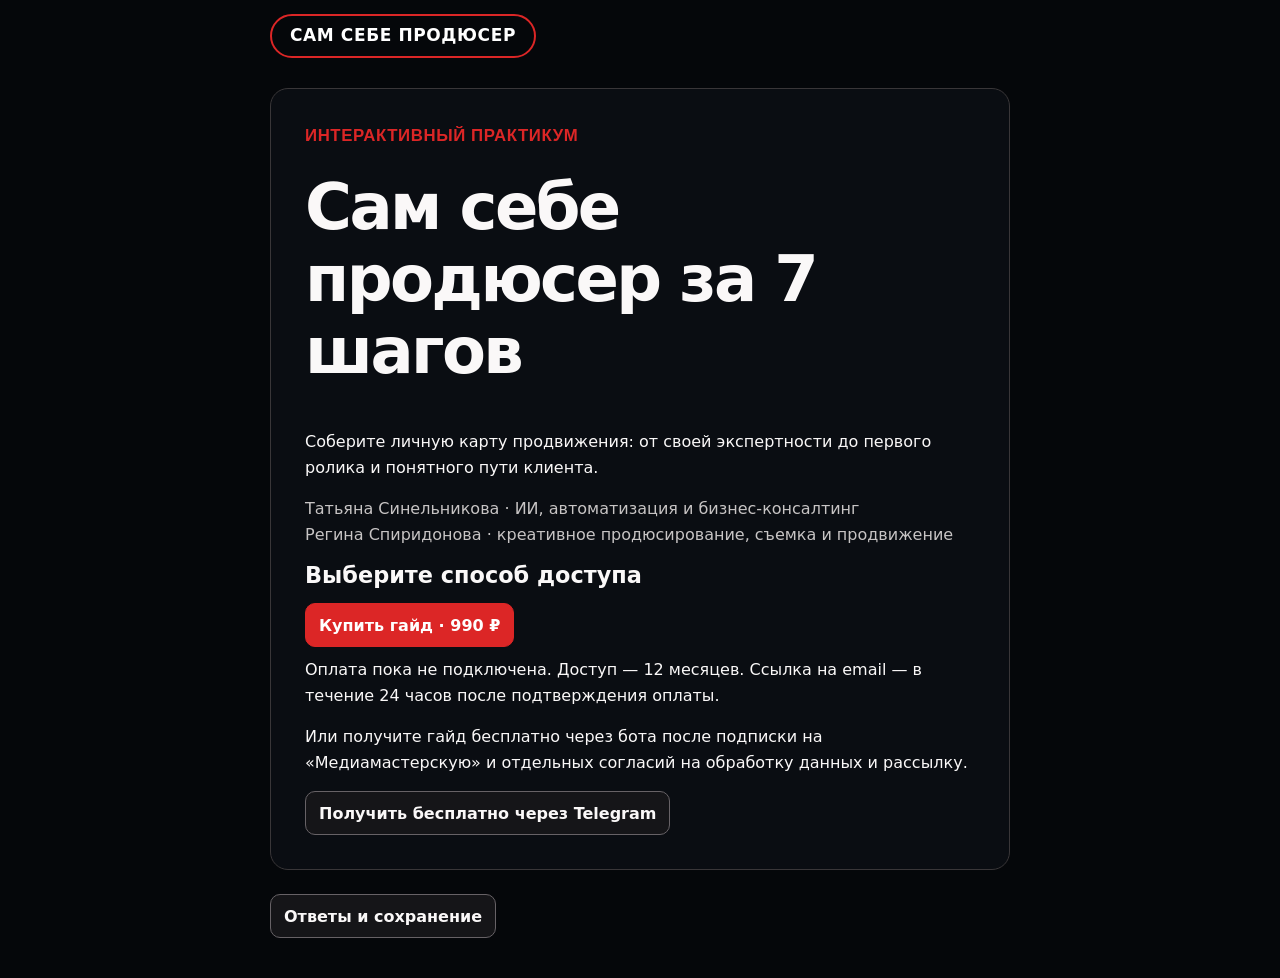
<file: index.html>
<!doctype html>
<html lang="ru">
<meta charset="utf-8">
<meta name="viewport" content="width=device-width, initial-scale=1">
<title>Сам себе продюсер за 7 шагов</title>
<link rel="stylesheet" href="./style.css">
<script type="module" src="./app.js"></script>
<header><button id="home" class="brand">САМ СЕБЕ ПРОДЮСЕР</button><span id="count"></span><progress max="7" value="0" aria-label="Выполненные шаги"></progress></header>
<main id="screen"></main>
<footer><button id="privacy">Ответы и сохранение</button><p id="status" role="status"></p></footer>
<dialog id="settings"><form method="dialog"><h2>Ответы и сохранение</h2><p>Гайд запоминает ответы и отметки в этом браузере, чтобы вы могли продолжить позже. Кнопка ниже удалит их только с этого устройства. Перед удалением можно скачать карту на итоговом экране.</p><label><input type="checkbox" id="analytics"> Разрешаю отправлять источник и события прохождения для статистики</label><p><a id="policy" hidden>Как используются данные</a></p><p><button type="button" id="reset">Удалить ответы с устройства</button></p><button>Готово</button></form></dialog>
</html>
</file>
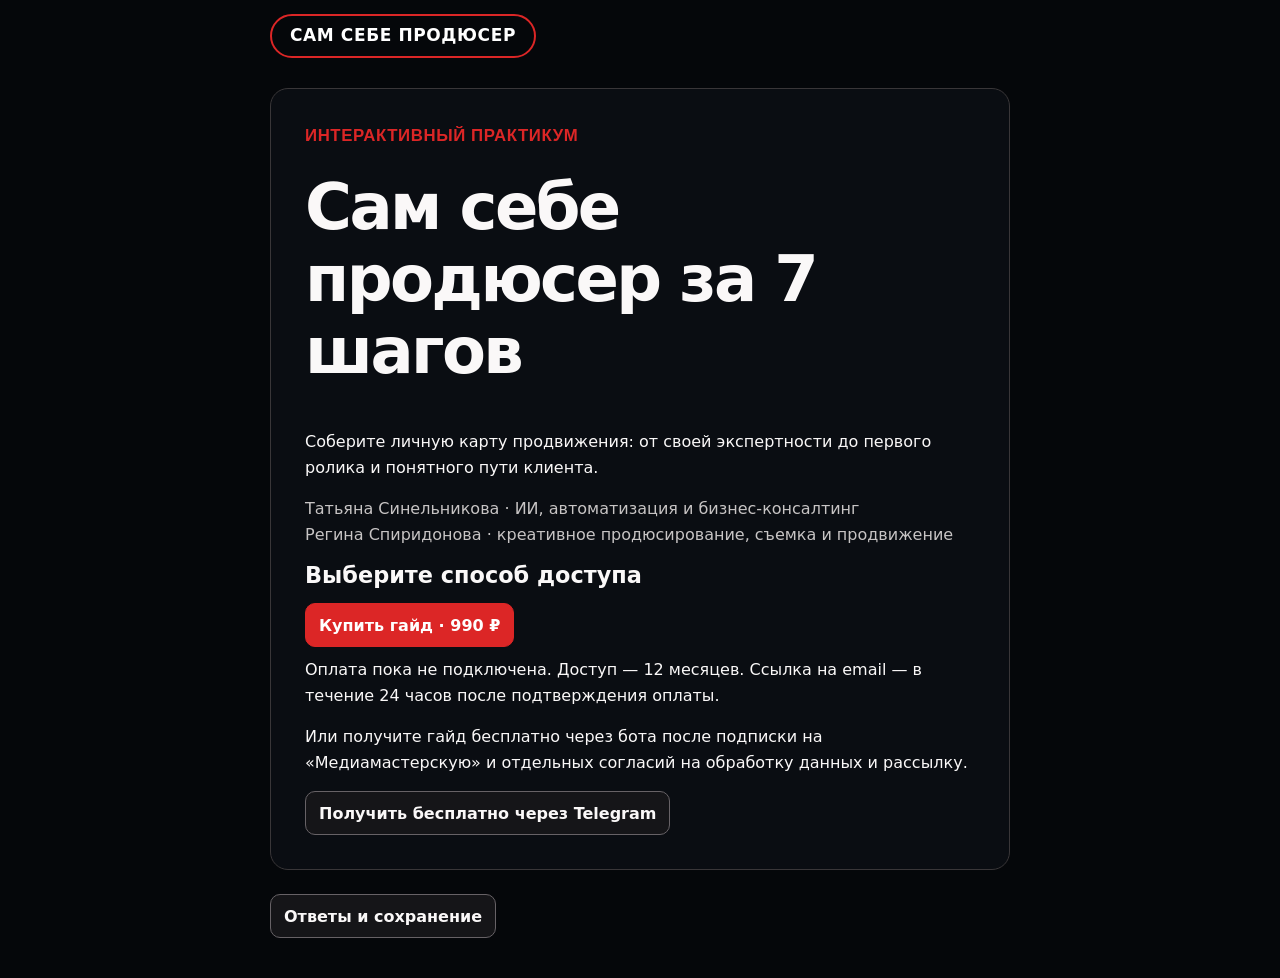
<file: guide/index.html>
<!doctype html>
<html lang="ru">
<meta charset="utf-8">
<meta name="viewport" content="width=device-width, initial-scale=1">
<title>Сам себе продюсер за 7 шагов</title>
<link rel="stylesheet" href="../style.css">
<script type="module" src="../app.js"></script>
<header><button id="home" class="brand">САМ СЕБЕ ПРОДЮСЕР</button><span id="count"></span><progress max="7" value="0" aria-label="Выполненные шаги"></progress></header>
<main id="screen"></main>
<footer><button id="privacy">Ответы и сохранение</button><p id="status" role="status"></p></footer>
<dialog id="settings"><form method="dialog"><h2>Ответы и сохранение</h2><p>Гайд запоминает ответы и отметки в этом браузере, чтобы вы могли продолжить позже. Кнопка ниже удалит их только с этого устройства. Перед удалением можно скачать карту на итоговом экране.</p><label><input type="checkbox" id="analytics"> Разрешаю отправлять источник и события прохождения для статистики</label><p><a id="policy" hidden>Как используются данные</a></p><p><button type="button" id="reset">Удалить ответы с устройства</button></p><button>Готово</button></form></dialog>
</html>
</file>
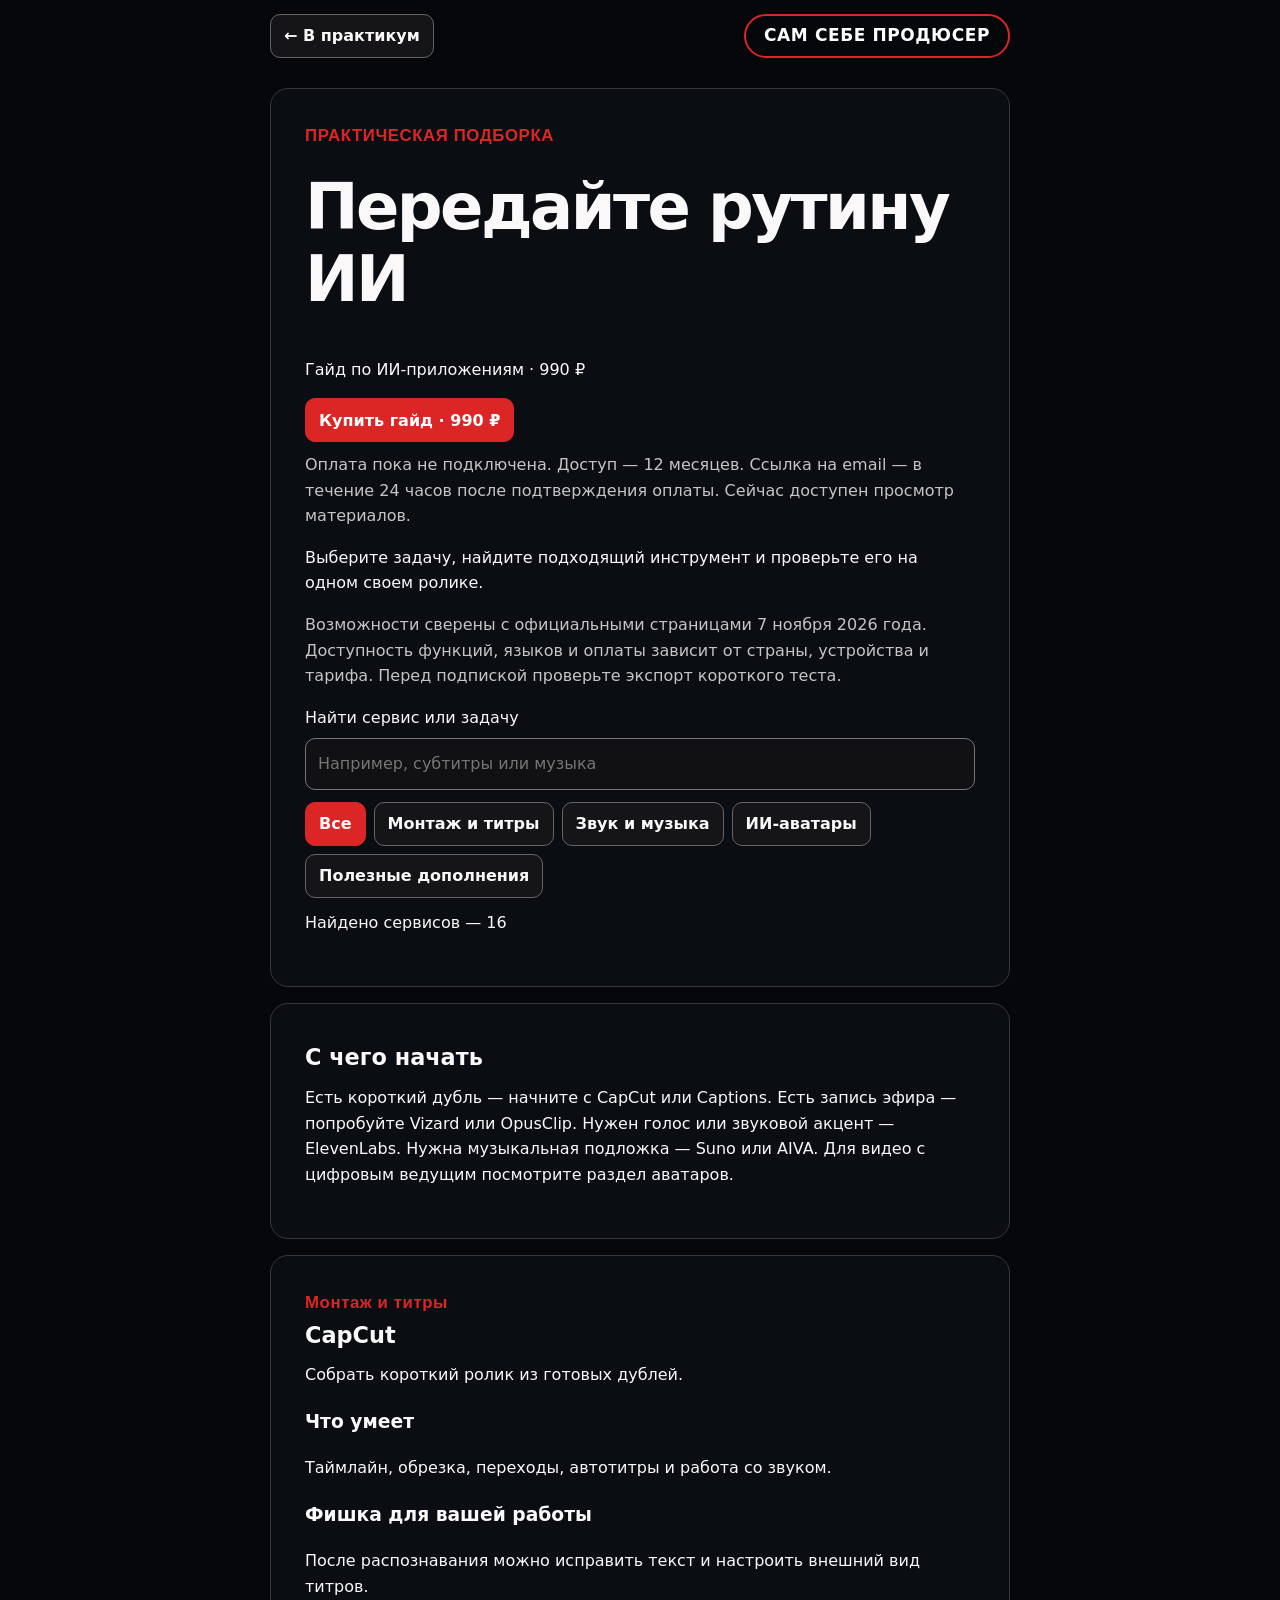
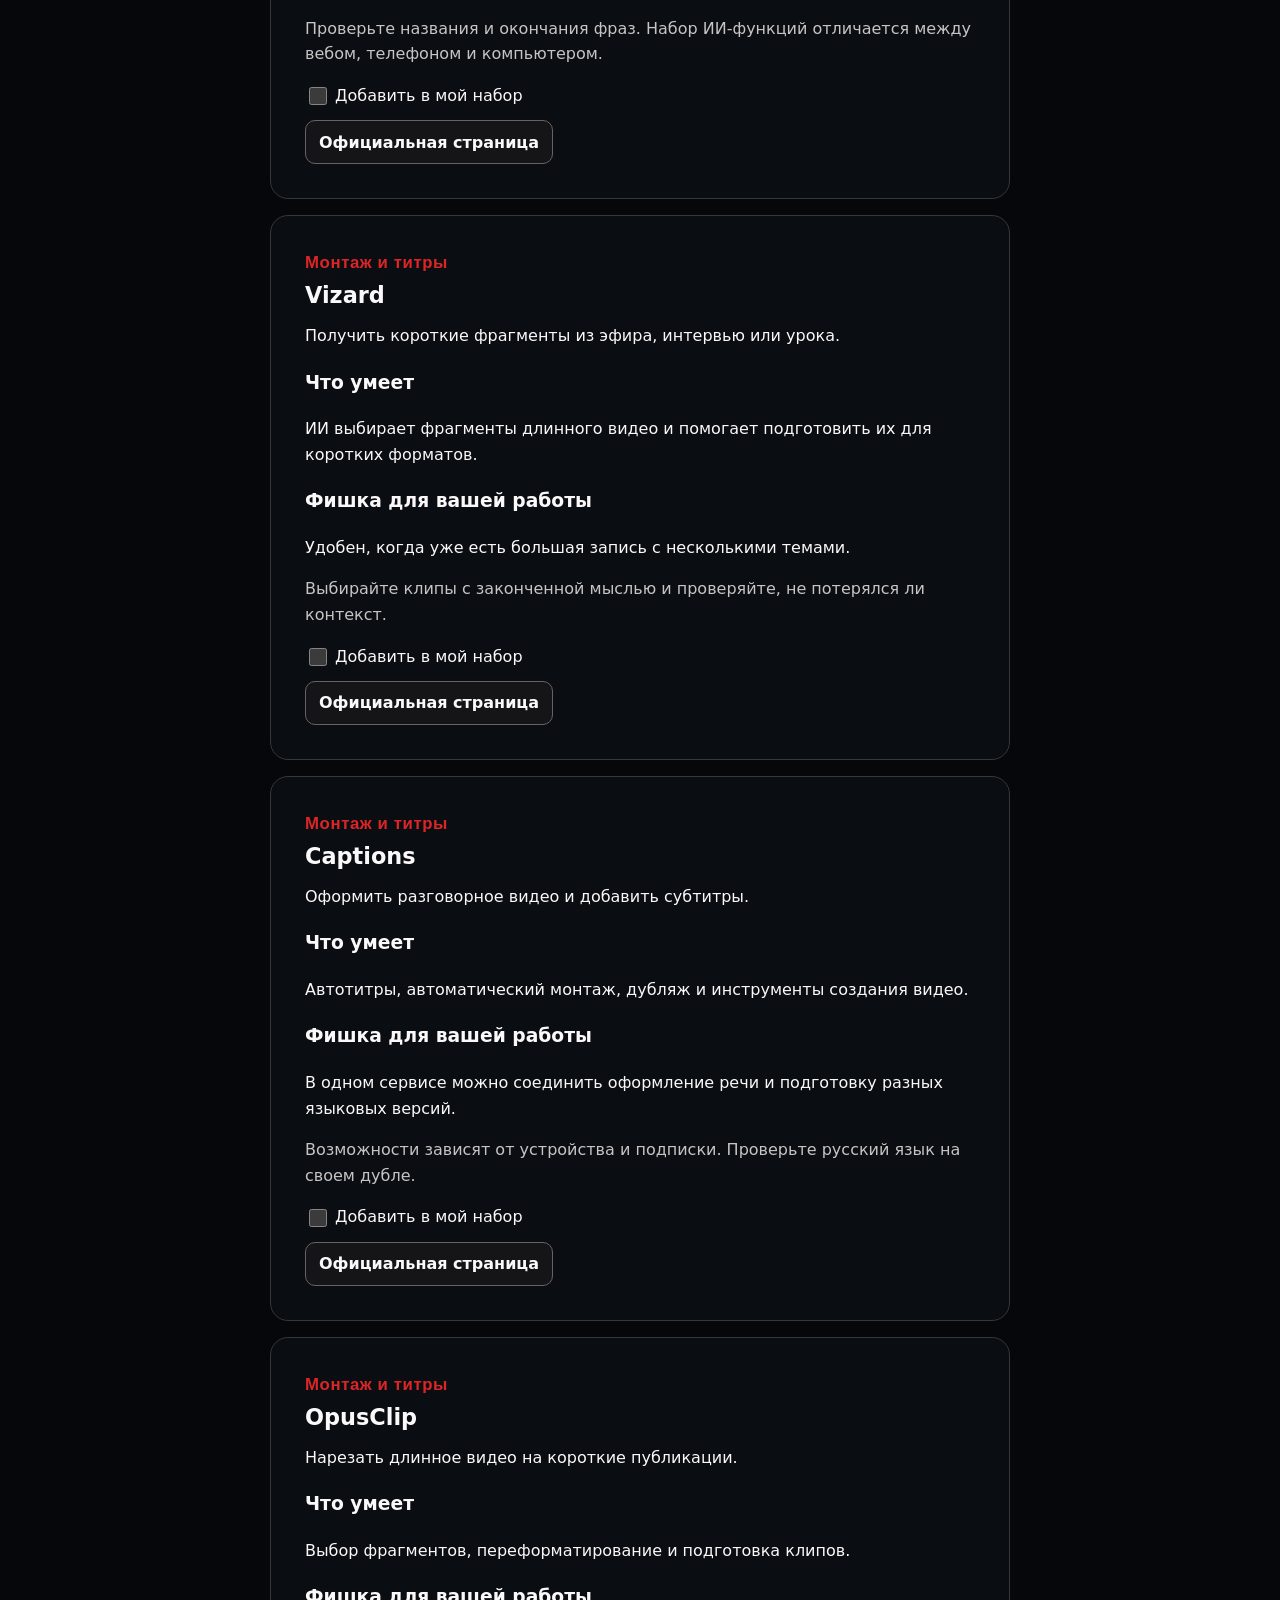
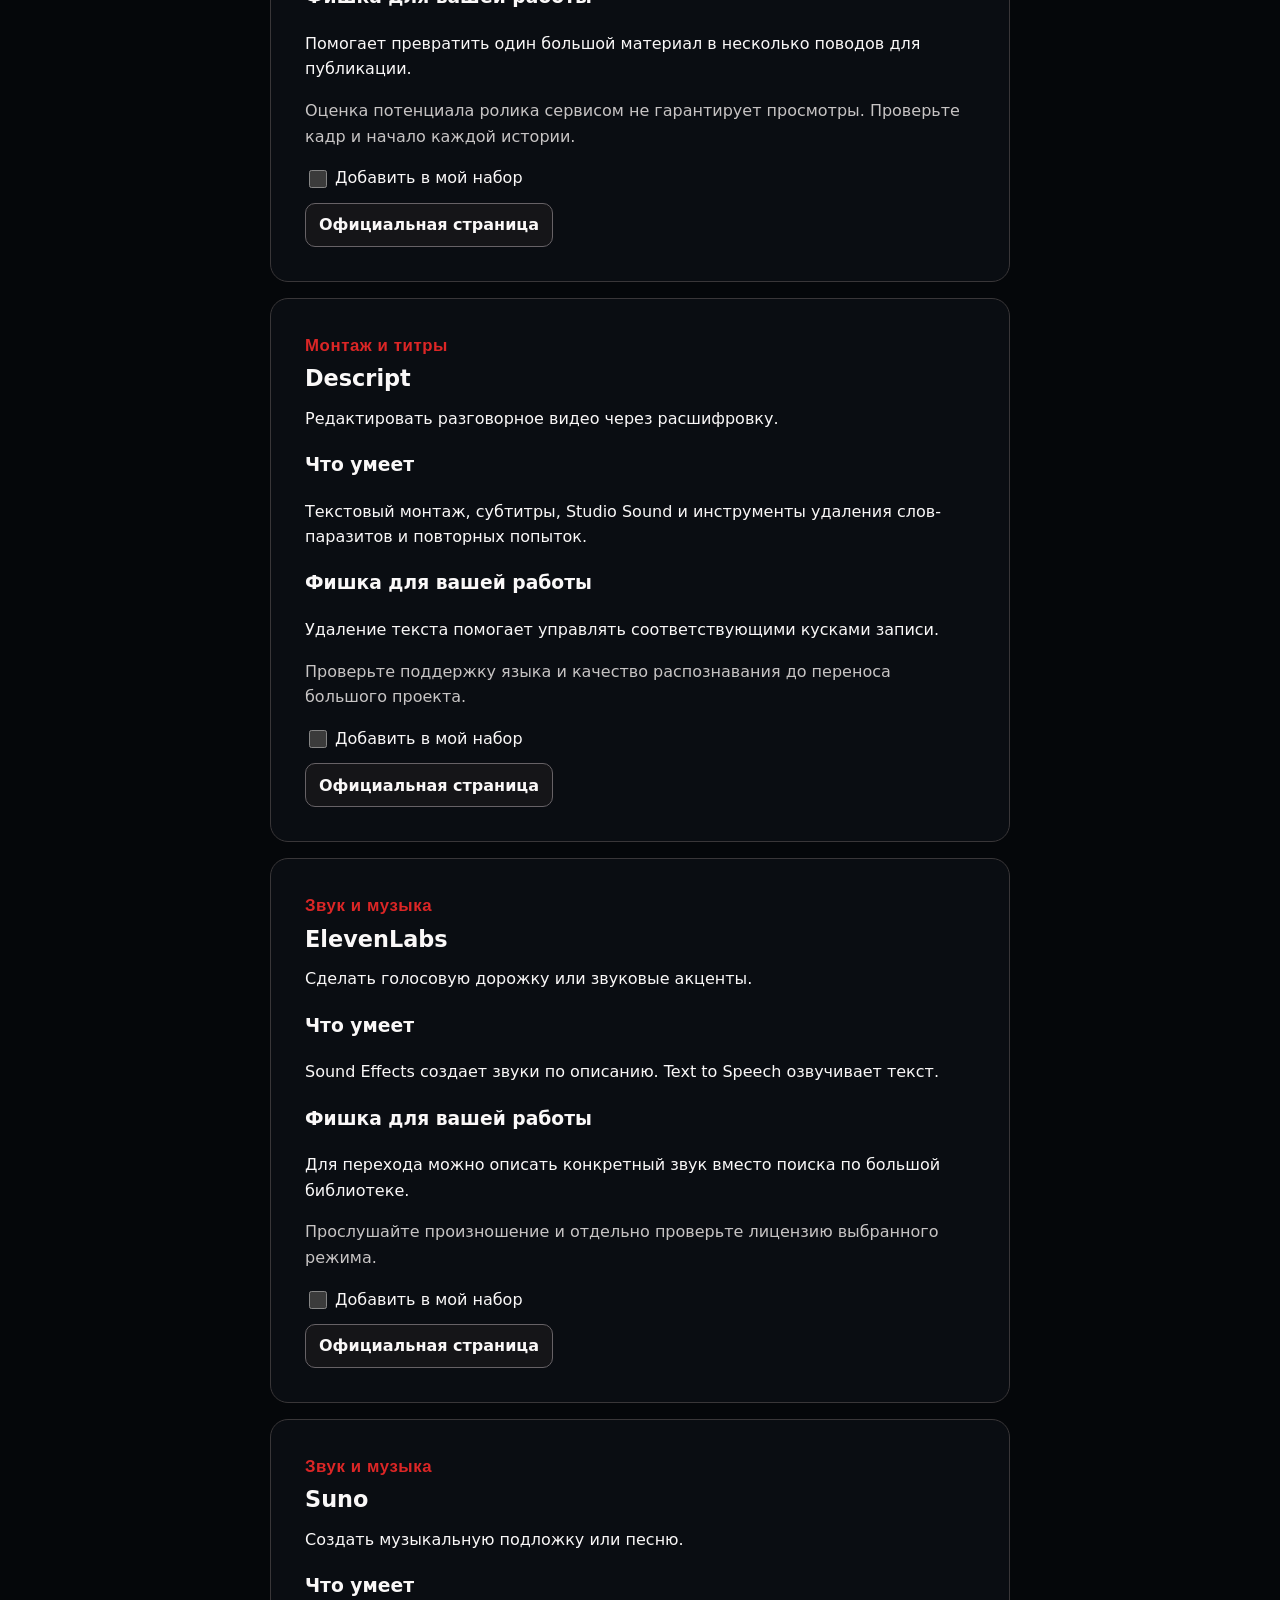
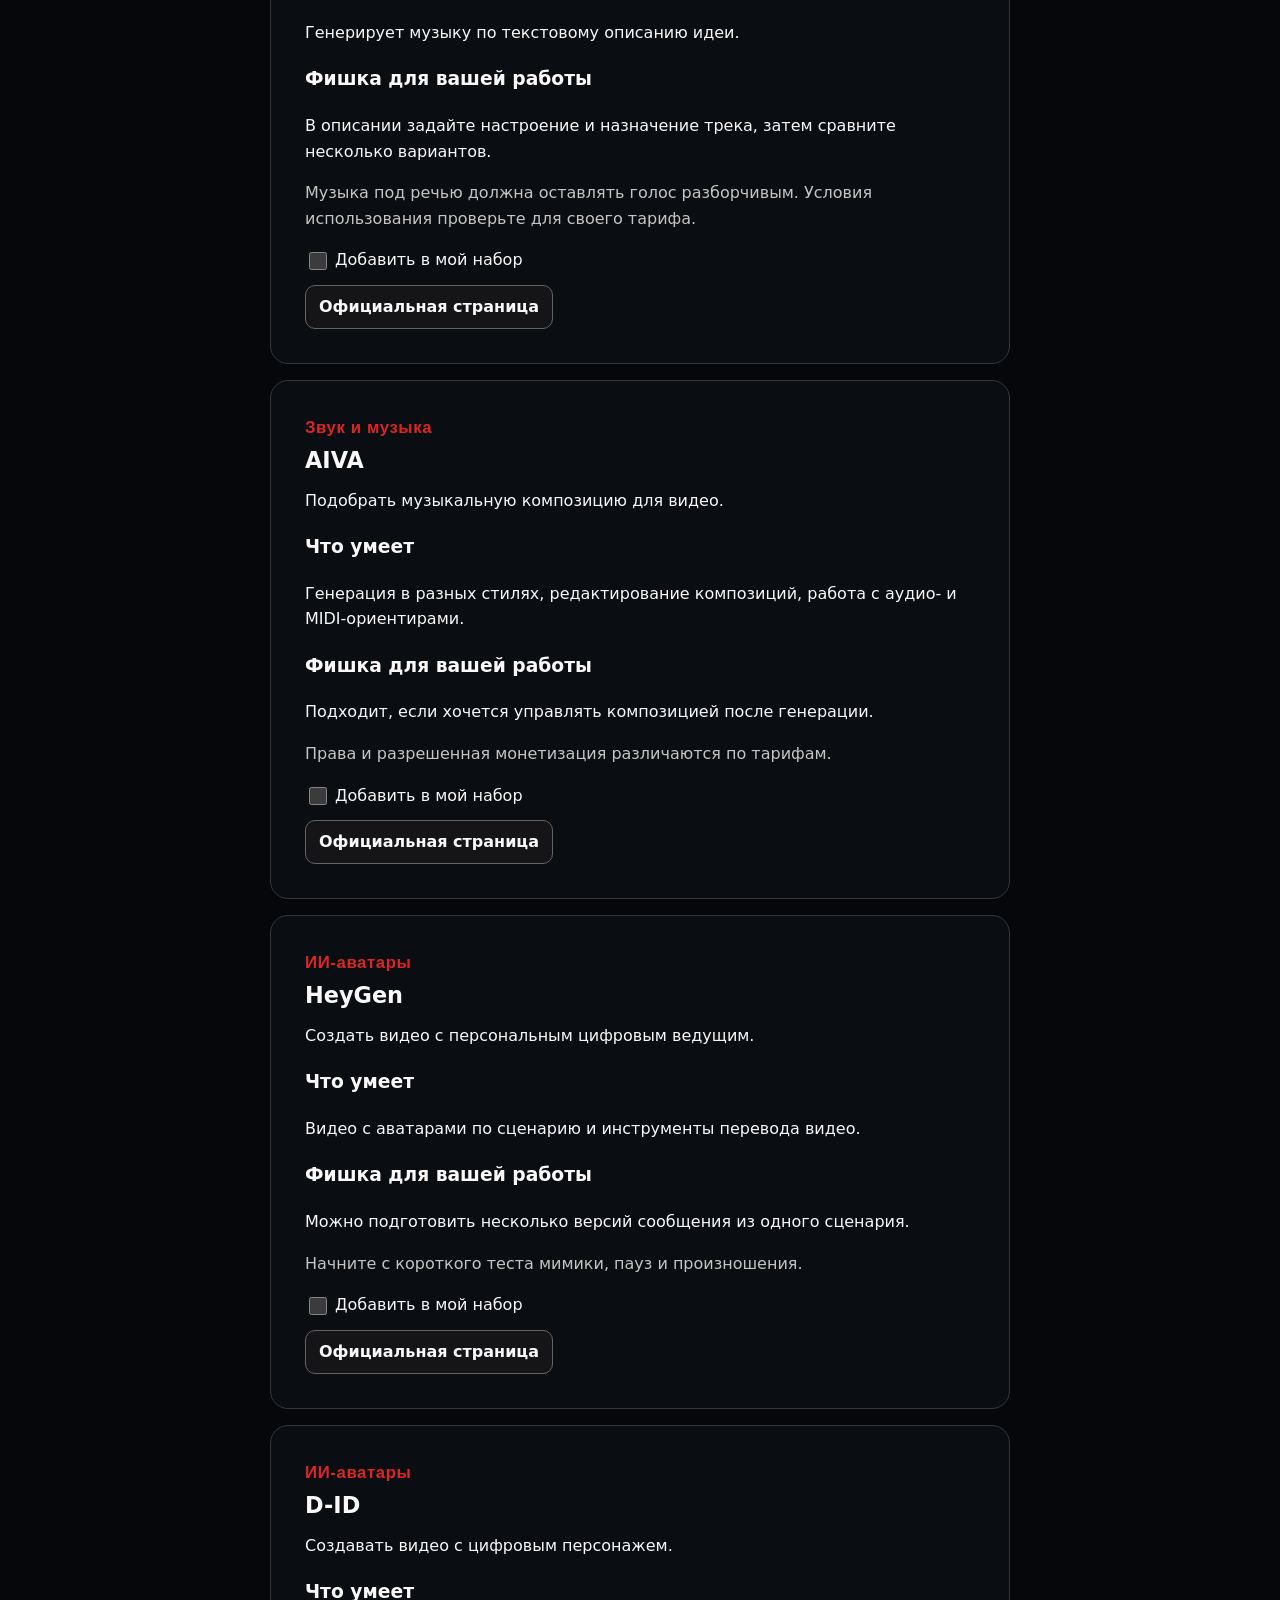
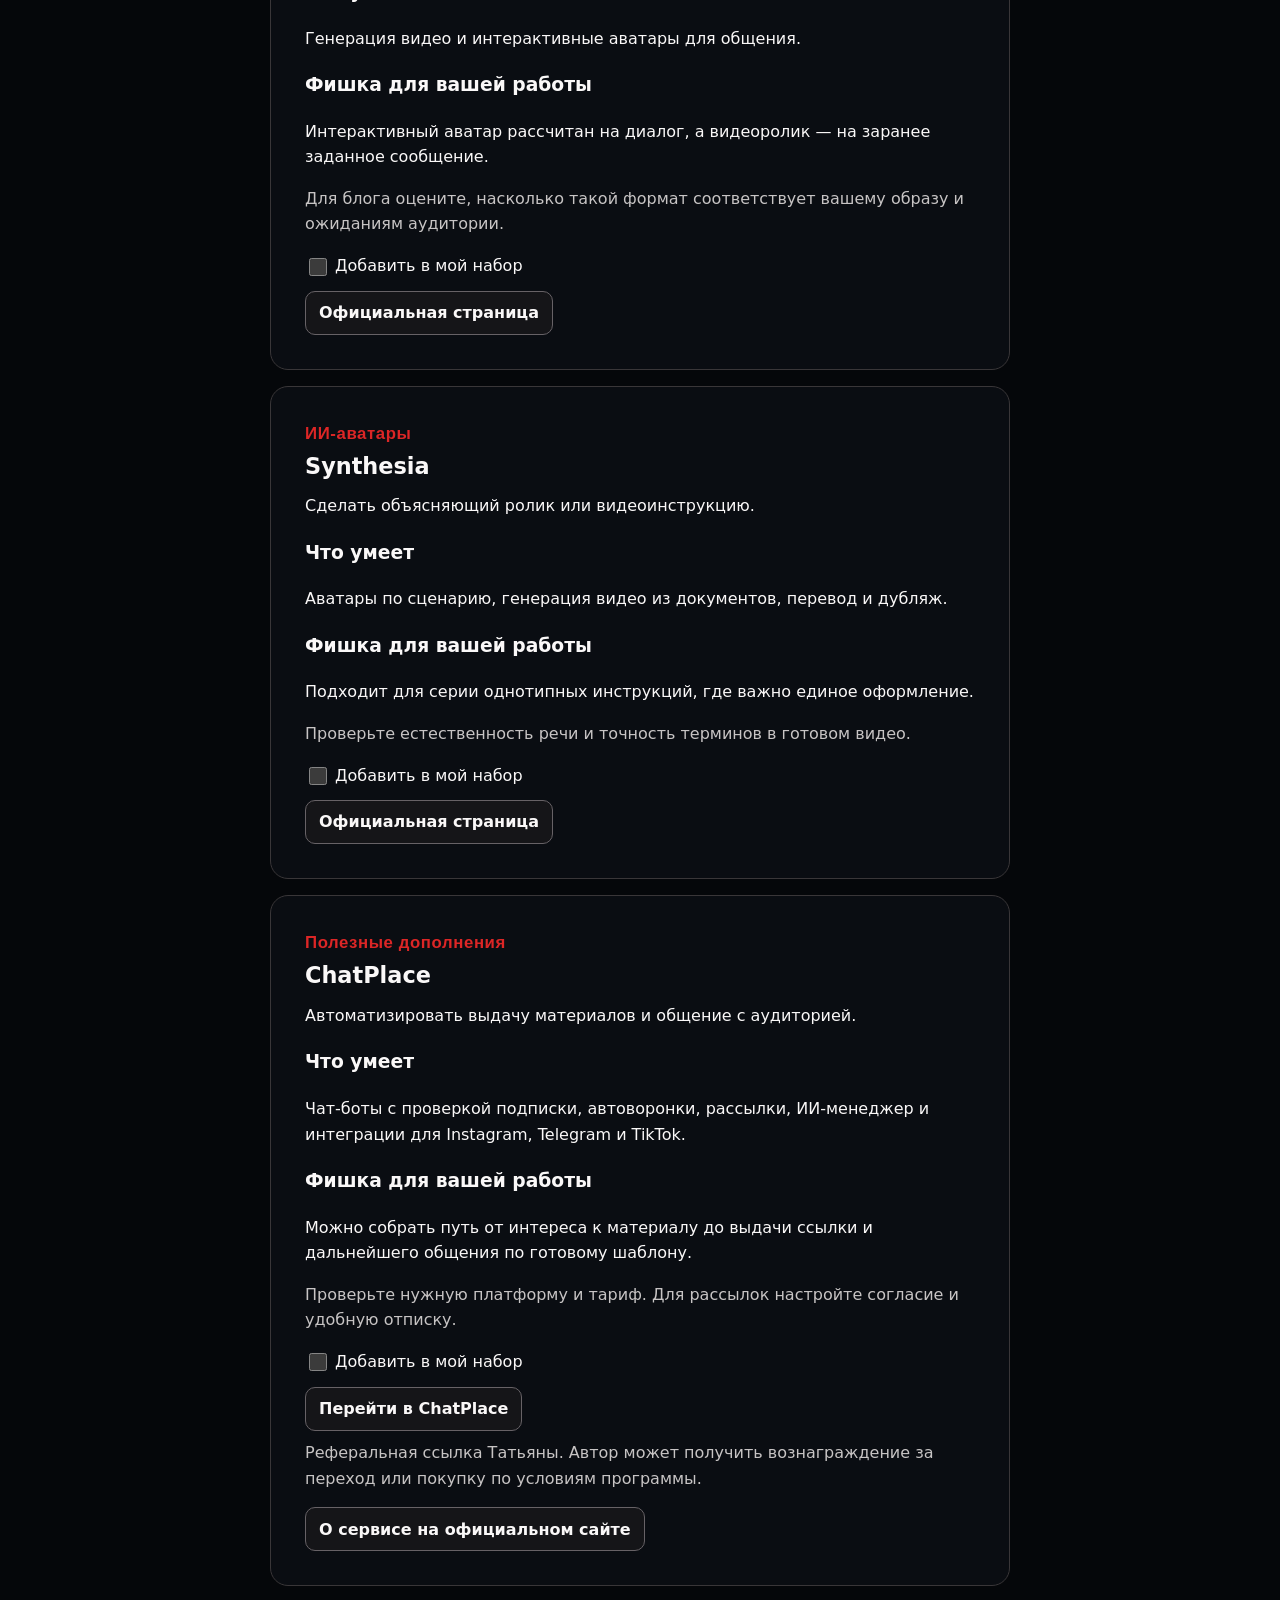
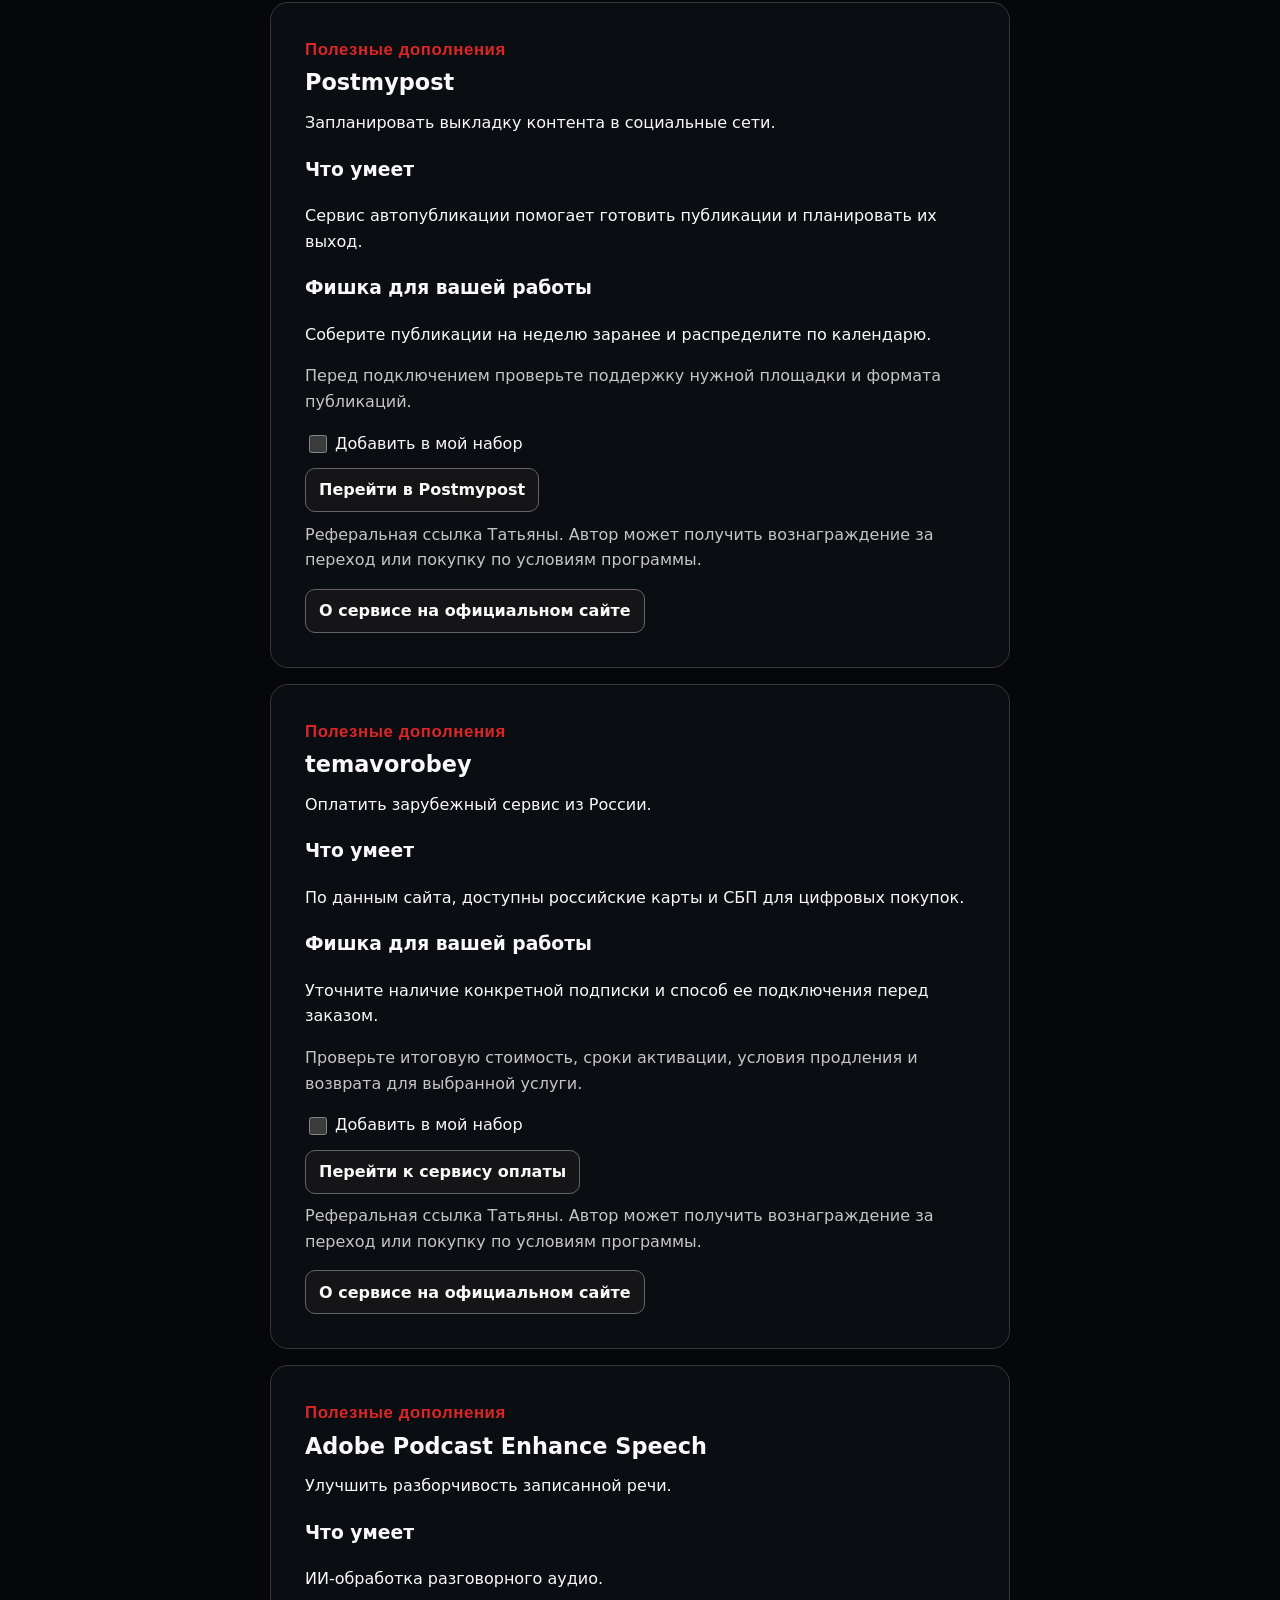
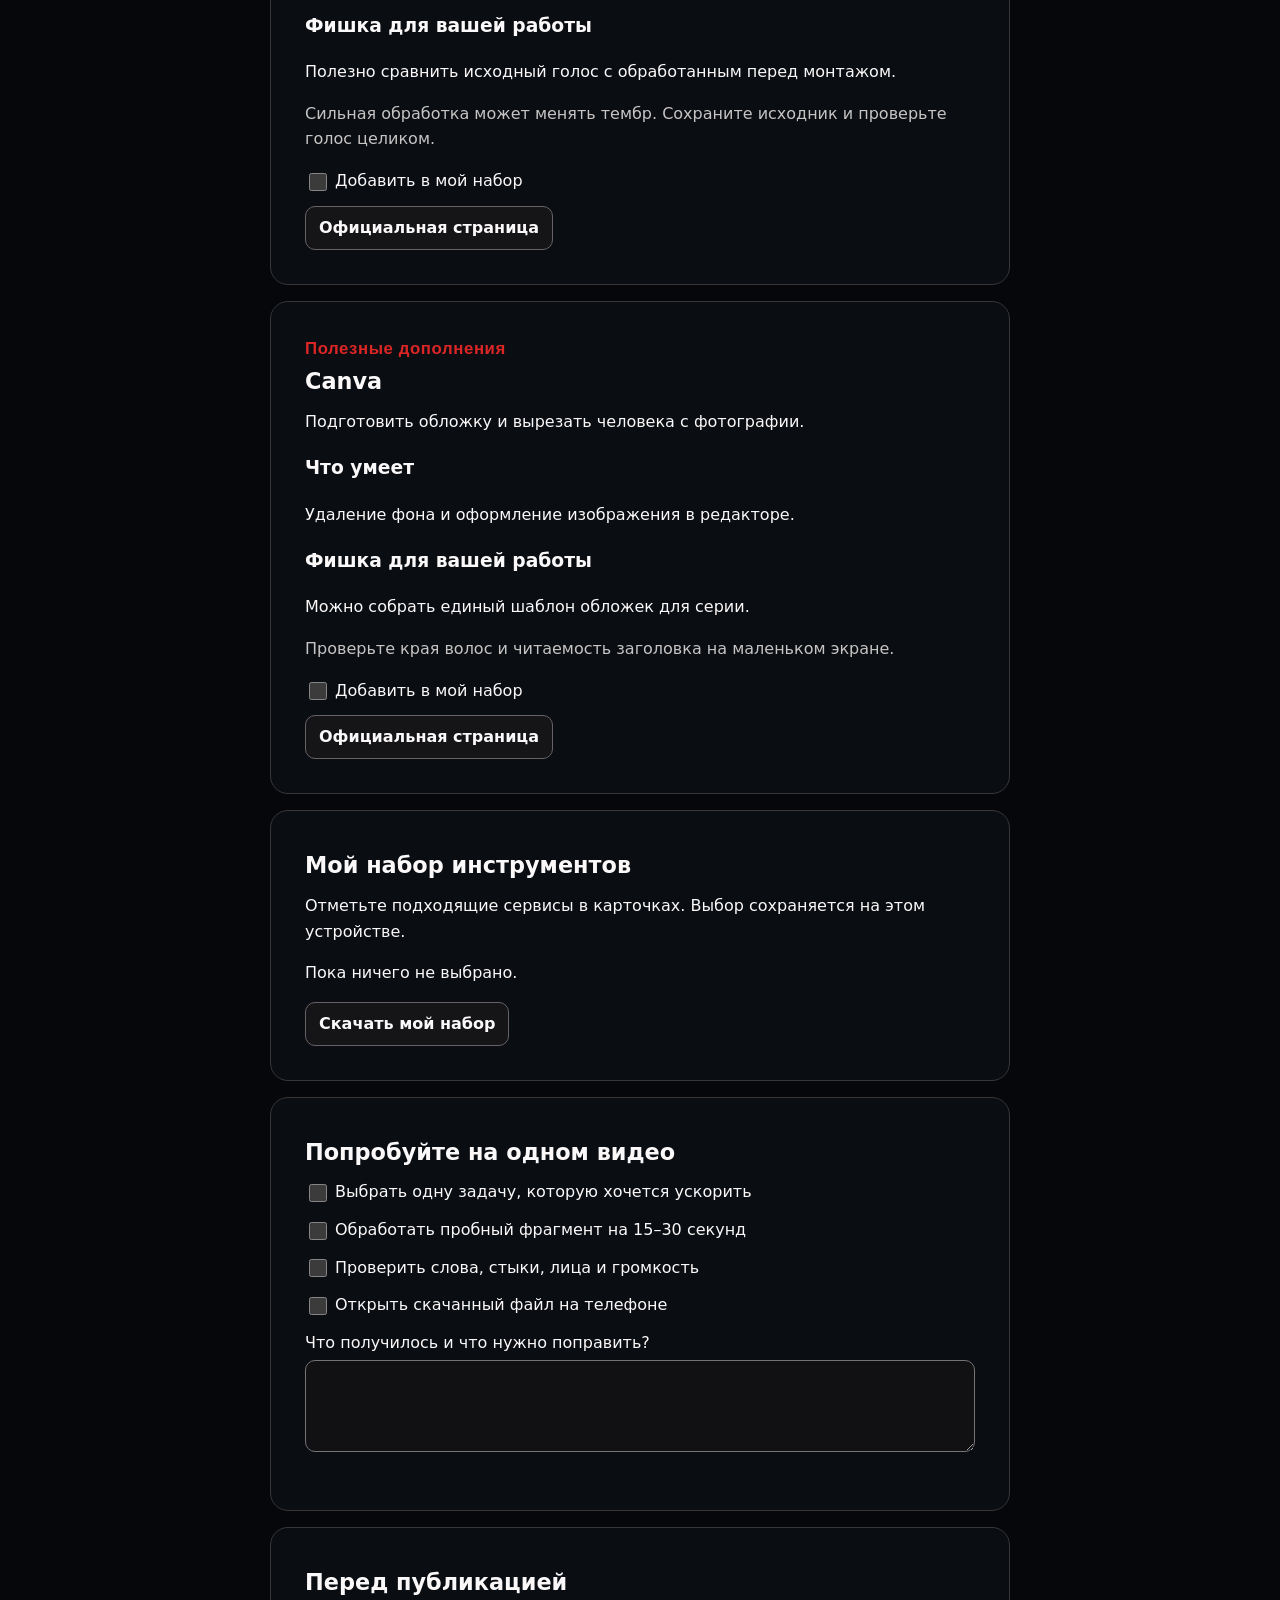
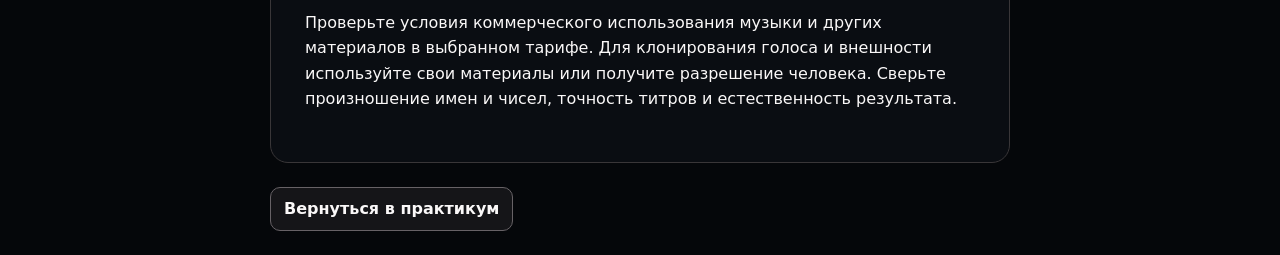
<file: tools/index.html>
<!doctype html>
<html lang="ru">
<head><meta charset="utf-8"><meta name="viewport" content="width=device-width, initial-scale=1"><title>ИИ-инструменты · Сам себе продюсер</title><link rel="stylesheet" href="../style.css"><script type="module" src="../tools.js"></script></head>
<body>
<header><a class="action" href="../guide/">← В практикум</a><span class="brand">САМ СЕБЕ ПРОДЮСЕР</span></header>
<main>
<section><div class="tag">ПРАКТИЧЕСКАЯ ПОДБОРКА</div><h1>Передайте рутину ИИ</h1><p>Гайд по ИИ-приложениям · 990 ₽</p><button id="pay-tools" class="primary">Купить гайд · 990 ₽</button><p class="muted">Оплата пока не подключена. Доступ — 12 месяцев. Ссылка на email — в течение 24 часов после подтверждения оплаты. Сейчас доступен просмотр материалов.</p><p>Выберите задачу, найдите подходящий инструмент и проверьте его на одном своем ролике.</p><p class="muted">Возможности сверены с официальными страницами 7 ноября 2026 года. Доступность функций, языков и оплаты зависит от страны, устройства и тарифа. Перед подпиской проверьте экспорт короткого теста.</p>
<label>Найти сервис или задачу<input id="search" type="search" placeholder="Например, субтитры или музыка"></label><nav id="filters" aria-label="Категории"></nav><p id="found" role="status"></p></section>
<section><h2>С чего начать</h2><p>Есть короткий дубль — начните с CapCut или Captions. Есть запись эфира — попробуйте Vizard или OpusClip. Нужен голос или звуковой акцент — ElevenLabs. Нужна музыкальная подложка — Suno или AIVA. Для видео с цифровым ведущим посмотрите раздел аватаров.</p></section>
<div id="catalog"></div>
<section><h2>Мой набор инструментов</h2><p>Отметьте подходящие сервисы в карточках. Выбор сохраняется на этом устройстве.</p><p id="selection" role="status"></p><button id="export">Скачать мой набор</button></section>
<section><h2>Попробуйте на одном видео</h2><label><input type="checkbox" data-task="0">Выбрать одну задачу, которую хочется ускорить</label><label><input type="checkbox" data-task="1">Обработать пробный фрагмент на 15–30 секунд</label><label><input type="checkbox" data-task="2">Проверить слова, стыки, лица и громкость</label><label><input type="checkbox" data-task="3">Открыть скачанный файл на телефоне</label><label>Что получилось и что нужно поправить?<textarea id="notes" maxlength="2000"></textarea></label><p id="saved" role="status"></p></section>
<section><h2>Перед публикацией</h2><p>Проверьте условия коммерческого использования музыки и других материалов в выбранном тарифе. Для клонирования голоса и внешности используйте свои материалы или получите разрешение человека. Сверьте произношение имен и чисел, точность титров и естественность результата.</p></section>
</main><footer><a class="action" href="../guide/">Вернуться в практикум</a></footer>
</body></html>
</file>
<file: style.css>
:root{color-scheme:dark;--bg:#05070a;--panel:#0a0d12;--red:#DC2626;--text:#faf8f8;--muted:#c7c4c4}
*{box-sizing:border-box}body{margin:0;background:var(--bg);color:var(--text);font:1rem/1.6 'DM Sans',system-ui,sans-serif}header,main,footer{width:min(100% - 32px,740px);margin:auto}header{display:flex;flex-wrap:wrap;align-items:center;justify-content:space-between;gap:8px;padding:14px 0;background:var(--bg);position:sticky;top:0;z-index:1}progress{display:none}main{padding:16px 0 8px}section,article,dialog{padding:clamp(18px,4vw,34px);background:var(--panel);border:1px solid #393638;border-radius:18px;margin-bottom:16px}h1,h2{font-family:Manrope,system-ui,sans-serif;line-height:1.13;margin:.35em 0 .65em}h1{font-size:clamp(2rem,8vw,4rem);letter-spacing:-.04em;overflow-wrap:anywhere}h2{font-size:1.4rem}p{margin:.6em 0 1em}small,.muted{color:var(--muted)}.tag{color:var(--red);font-family:Arial,system-ui,sans-serif;font-size:1.05rem;line-height:1.5;letter-spacing:.035em;font-weight:700}.brand{padding-inline:0;border:0;background:none;text-align:left}.brand::first-letter{color:var(--red)}button,a.action{font:inherit;font-weight:700;min-height:44px;border-radius:10px;border:1px solid #676266;padding:8px 13px;background:#151518;color:var(--text);cursor:pointer}a.action{display:inline-flex;align-items:center;text-decoration:none}.primary{background:var(--red);border-color:var(--red);color:#fff}.actions,nav{display:flex;gap:8px;flex-wrap:wrap;margin:12px 0}nav button[aria-current]{border:2px solid #DC2626}label{display:block;margin:12px 0}textarea{width:100%;min-height:92px;resize:vertical;border:1px solid #777276;border-radius:10px;padding:11px;font:inherit;background:#111114;color:inherit;margin-top:5px}input[type=checkbox]{accent-color:var(--red);width:18px;height:18px;vertical-align:middle;margin-right:8px}blockquote{margin:12px 0;padding:10px 14px;border-left:3px solid var(--red);background:#161315}pre,.answer{white-space:pre-wrap;overflow-wrap:anywhere}pre{font:inherit;background:#131315;padding:12px}dialog{max-width:min(480px,calc(100% - 32px));color:inherit}dialog::backdrop{background:#000b}footer{padding-bottom:24px}video{width:100%}:focus-visible{outline:2px solid #DC2626;outline-offset:3px}@media print{body,article,section{background:white;color:black}header,footer,button,nav,.no-print{display:none!important}article,section{border:0;padding:0;break-inside:avoid}}
video{aspect-ratio:16/9;object-fit:cover;background:#000}
input[type=search]{display:block;width:100%;padding:12px;border:1px solid #777276;border-radius:10px;background:#111114;color:inherit;font:inherit;margin-top:8px}

.brand,button.brand{display:inline-flex;align-items:center;justify-content:center;max-width:100%;padding:9px 18px;border:2px solid var(--red);border-radius:999px;background:transparent;color:#fff;font-family:Manrope,system-ui,sans-serif;font-size:clamp(13px,3.4vw,17px);font-weight:800;letter-spacing:.035em;text-align:center;line-height:1.25;white-space:nowrap}.brand::first-letter{color:inherit}
</file>
